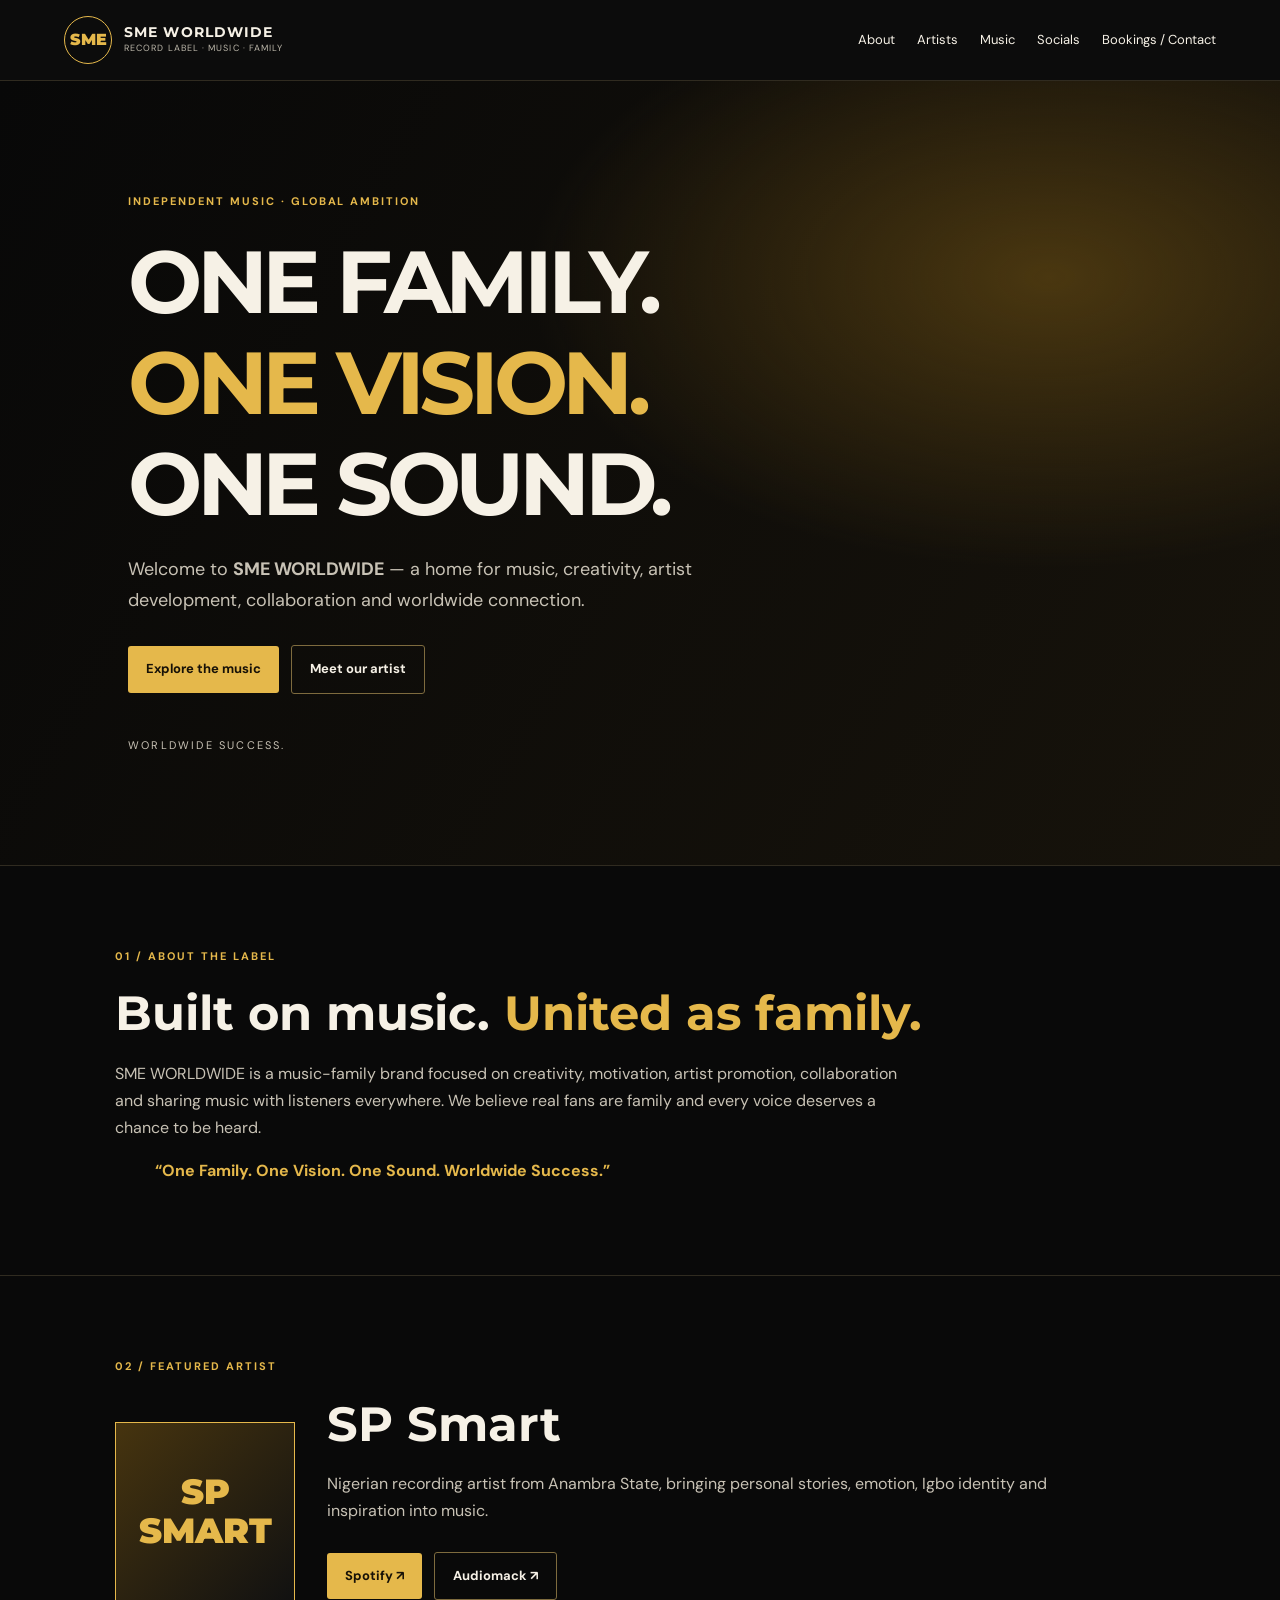
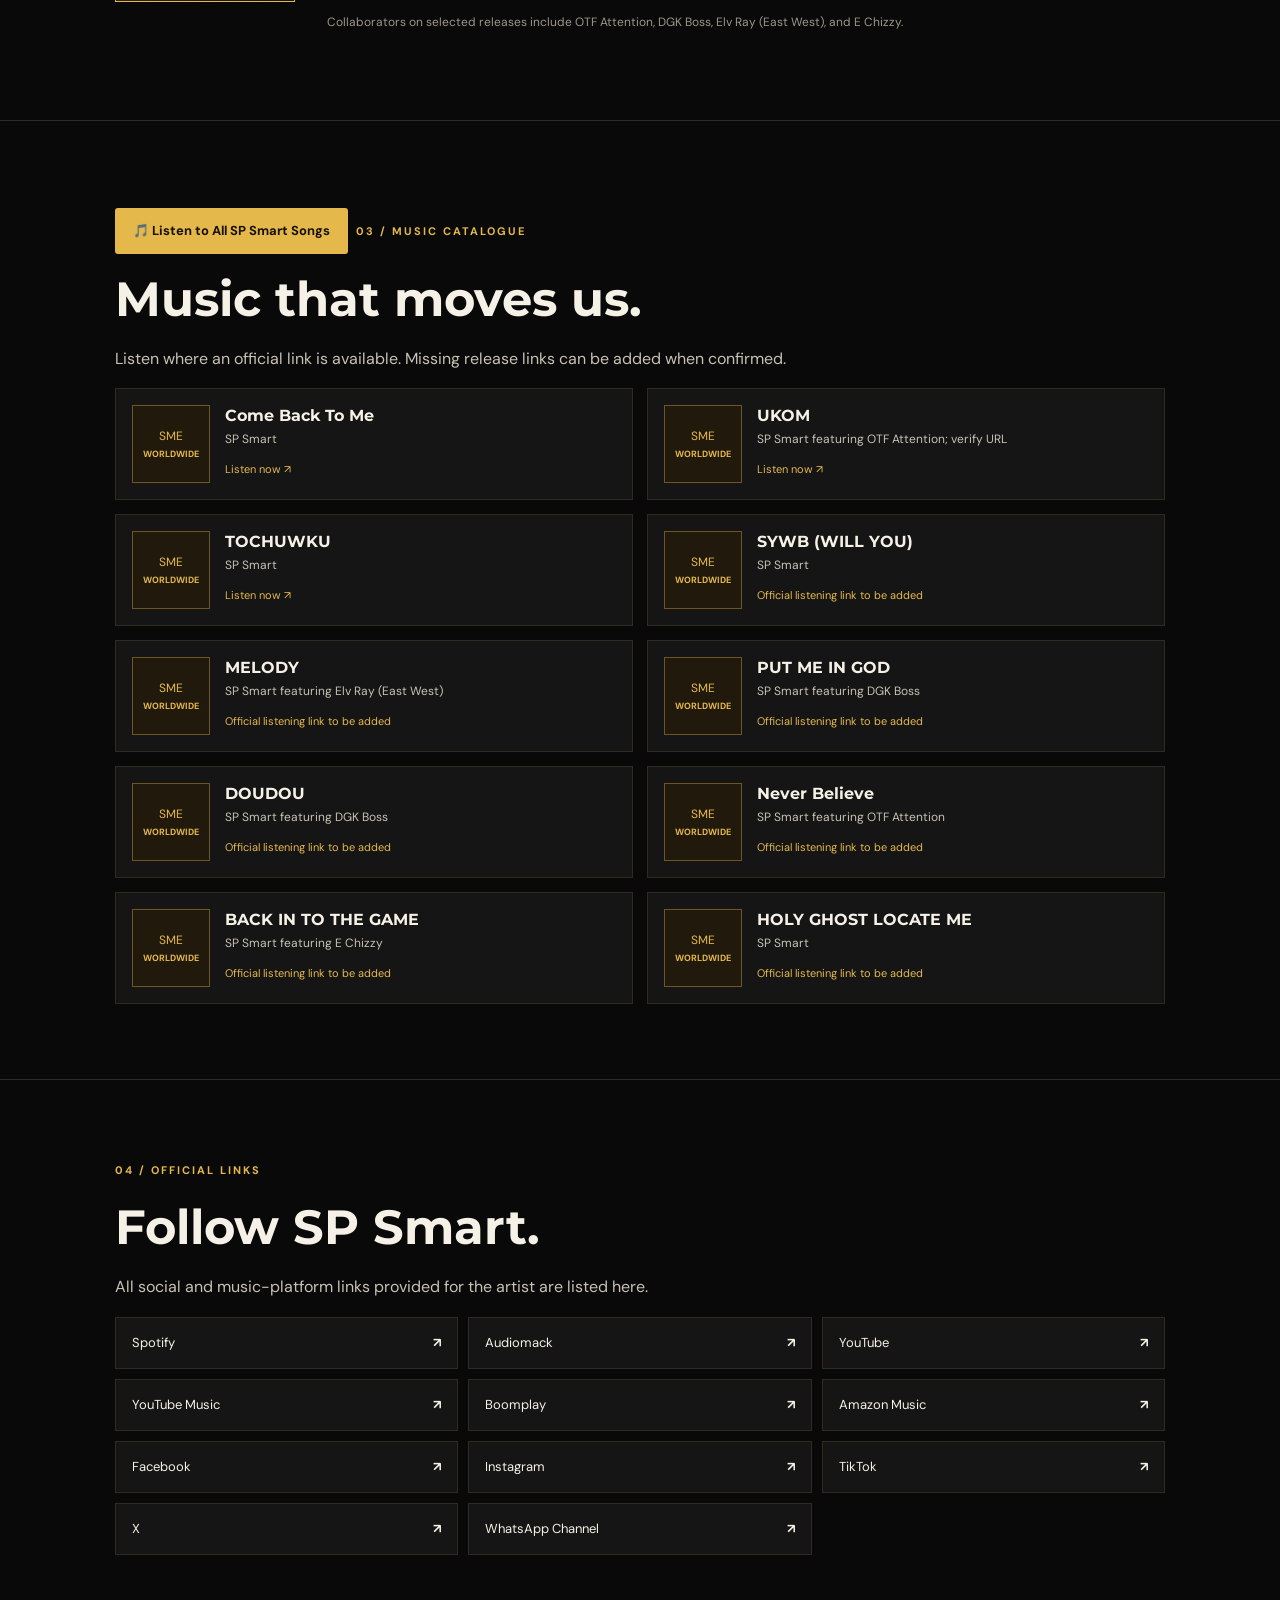
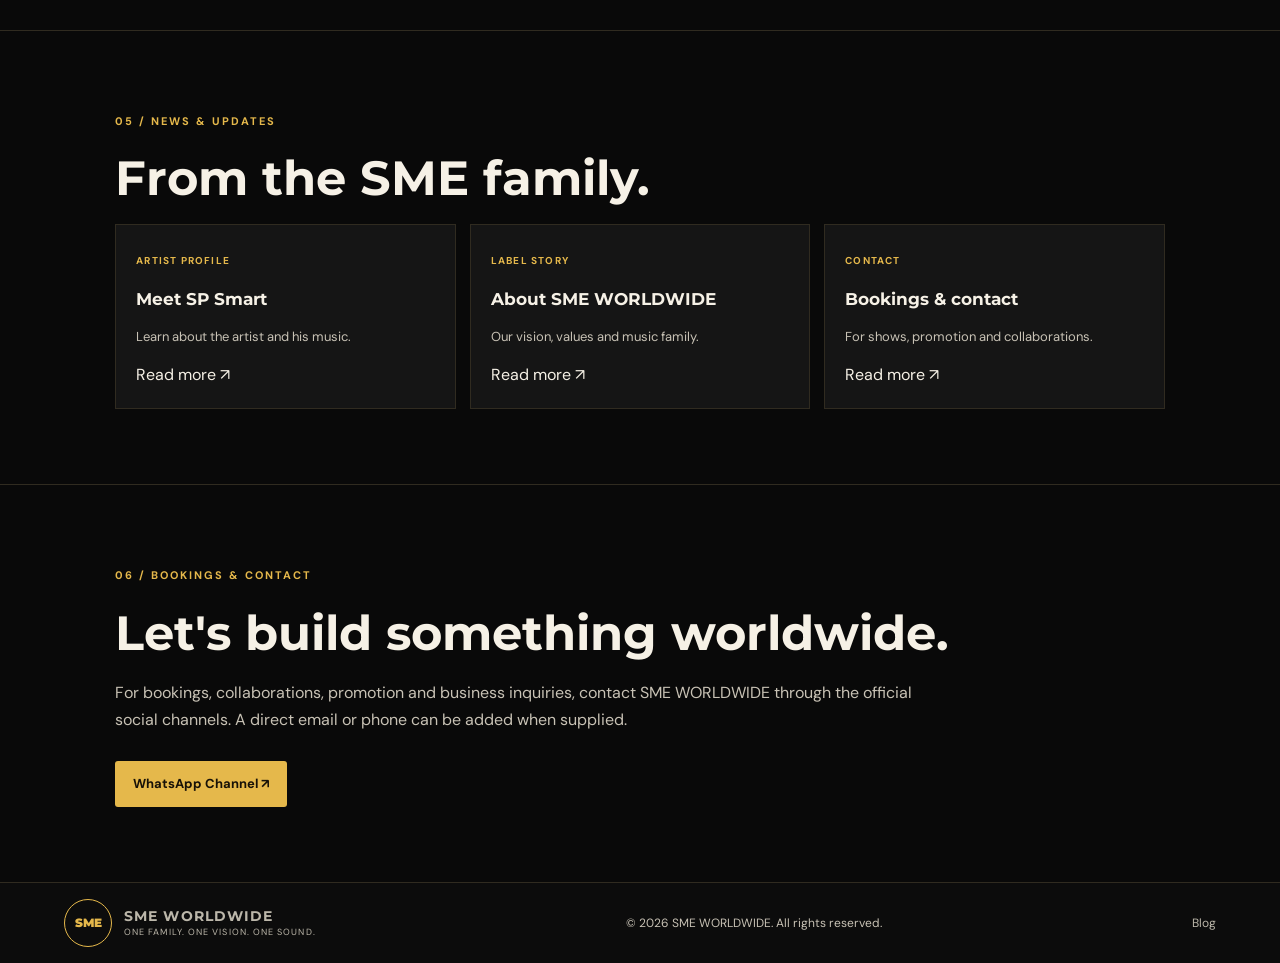
<file: index.html>
<!doctype html><html lang="en"><head><meta charset="utf-8"><meta name="viewport" content="width=device-width,initial-scale=1"><title>SME WORLDWIDE | Official Record Label</title><meta name="description" content="SME WORLDWIDE is an independent music-family brand focused on creativity, artist promotion, collaboration and music releases. Discover SP Smart, featured artists, songs and official links."><meta name="robots" content="index,follow"><link rel="canonical" href="https://sme0013.github.io/sme-worldwide-website/"><link rel="stylesheet" href="styles.css"><meta property="og:title" content="SME WORLDWIDE | Official Record Label">
<meta property="og:description" content="One Family. One Vision. One Sound. Discover SP Smart, our music releases, featured artists and official links."></head><body>
<header><a class="brand" href="#home"><span class="logo">SME</span><span><strong>SME WORLDWIDE</strong><small>RECORD LABEL · MUSIC · FAMILY</small></span></a><button id="menubtn" aria-label="Toggle navigation">☰</button><nav id="nav"><a href="#about">About</a><a href="#artists">Artists</a><a href="#music">Music</a><a href="#socials">Socials</a><a href="#contact">Bookings / Contact</a></nav></header>
<main><section class="hero" id="home"><p class="gold">INDEPENDENT MUSIC · GLOBAL AMBITION</p><h1>ONE FAMILY.<br><span>ONE VISION.</span><br>ONE SOUND.</h1><p class="lead">Welcome to <b>SME WORLDWIDE</b> — a home for music, creativity, artist development, collaboration and worldwide connection.</p><a class="btn" href="#music">Explore the music</a> <a class="btn outline" href="#artists">Meet our artist</a><p class="motto">WORLDWIDE SUCCESS.</p></section>
<section id="about"><label>01 / ABOUT THE LABEL</label><h2>Built on music. <span>United as family.</span></h2><p>SME WORLDWIDE is a music-family brand focused on creativity, motivation, artist promotion, collaboration and sharing music with listeners everywhere. We believe real fans are family and every voice deserves a chance to be heard.</p><blockquote>“One Family. One Vision. One Sound. Worldwide Success.”</blockquote></section>
<section id="artists"><label>02 / FEATURED ARTIST</label><div class="artist"><div class="artistlogo">SP<br>SMART</div><div><h2>SP Smart</h2><p>Nigerian recording artist from Anambra State, bringing personal stories, emotion, Igbo identity and inspiration into music.</p><a class="btn" href="https://open.spotify.com/artist/7B1tdHTDXMQx7dyoczDr5Y" target="_blank" rel="noopener">Spotify ↗</a> <a class="btn outline" href="https://audiomack.com/spsmart" target="_blank" rel="noopener">Audiomack ↗</a><p class="muted">Collaborators on selected releases include OTF Attention, DGK Boss, Elv Ray (East West), and E Chizzy.</p></div></div></section>
<section id="music"><a href="music-links.html" target="_blank" class="btn">🎵 Listen to All SP Smart Songs</a><label>03 / MUSIC CATALOGUE</label><h2>Music that moves us.</h2><p>Listen where an official link is available. Missing release links can be added when confirmed.</p><div class="songs"><article class="song"><div class="cover">SME<br><b>WORLDWIDE</b></div><div><h3>Come Back To Me</h3><p>SP Smart</p><a href="https://share.amuse.io/track/sp-smart-come-back-to-me" target="_blank" rel="noopener">Listen now ↗</a></div></article><article class="song"><div class="cover">SME<br><b>WORLDWIDE</b></div><div><h3>UKOM</h3><p>SP Smart featuring OTF Attention; verify URL</p><a href="https://open.spotify.com/track/21Gd19ap205qvysu3PoMMp" target="_blank" rel="noopener">Listen now ↗</a></div></article><article class="song"><div class="cover">SME<br><b>WORLDWIDE</b></div><div><h3>TOCHUWKU</h3><p>SP Smart</p><a href="https://share.amuse.io/track/sp-smart-tochuwku" target="_blank" rel="noopener">Listen now ↗</a></div></article><article class="song"><div class="cover">SME<br><b>WORLDWIDE</b></div><div><h3>SYWB (WILL YOU)</h3><p>SP Smart</p><small>Official listening link to be added</small></div></article><article class="song"><div class="cover">SME<br><b>WORLDWIDE</b></div><div><h3>MELODY</h3><p>SP Smart featuring Elv Ray (East West)</p><small>Official listening link to be added</small></div></article><article class="song"><div class="cover">SME<br><b>WORLDWIDE</b></div><div><h3>PUT ME IN GOD</h3><p>SP Smart featuring DGK Boss</p><small>Official listening link to be added</small></div></article><article class="song"><div class="cover">SME<br><b>WORLDWIDE</b></div><div><h3>DOUDOU</h3><p>SP Smart featuring DGK Boss</p><small>Official listening link to be added</small></div></article><article class="song"><div class="cover">SME<br><b>WORLDWIDE</b></div><div><h3>Never Believe</h3><p>SP Smart featuring OTF Attention</p><small>Official listening link to be added</small></div></article><article class="song"><div class="cover">SME<br><b>WORLDWIDE</b></div><div><h3>BACK IN TO THE GAME</h3><p>SP Smart featuring E Chizzy</p><small>Official listening link to be added</small></div></article><article class="song"><div class="cover">SME<br><b>WORLDWIDE</b></div><div><h3>HOLY GHOST LOCATE ME</h3><p>SP Smart</p><small>Official listening link to be added</small></div></article></div></section>
<section id="socials"><label>04 / OFFICIAL LINKS</label><h2>Follow SP Smart.</h2><p>All social and music-platform links provided for the artist are listed here.</p><div class="socials"><a class="social" href="https://open.spotify.com/artist/7B1tdHTDXMQx7dyoczDr5Y" target="_blank" rel="noopener">Spotify <b>↗</b></a><a class="social" href="https://audiomack.com/spsmart" target="_blank" rel="noopener">Audiomack <b>↗</b></a><a class="social" href="https://youtube.com/@spsmart001" target="_blank" rel="noopener">YouTube <b>↗</b></a><a class="social" href="https://music.youtube.com/@spsmart001" target="_blank" rel="noopener">YouTube Music <b>↗</b></a><a class="social" href="https://www.boomplay.com/share/artist/38504297?srModel=byWH&amp;srList=ANDROID" target="_blank" rel="noopener">Boomplay <b>↗</b></a><a class="social" href="https://amazon.com/music/player/albums/B0HKJZYT8H?marketplaceId=ATVPDKIKX0DER&amp;musicTerritory=US&amp;ref=dm_sh_55nZmWSHVqpBLnmeoWKsuuWKr" target="_blank" rel="noopener">Amazon Music <b>↗</b></a><a class="social" href="https://www.facebook.com/profile.php?id=61593279687823" target="_blank" rel="noopener">Facebook <b>↗</b></a><a class="social" href="https://www.instagram.com/spsmart00/" target="_blank" rel="noopener">Instagram <b>↗</b></a><a class="social" href="https://www.tiktok.com/@spsmart001" target="_blank" rel="noopener">TikTok <b>↗</b></a><a class="social" href="https://x.com/SPmart00" target="_blank" rel="noopener">X <b>↗</b></a><a class="social" href="https://whatsapp.com/channel/0029Vb8IPVdEquiZEYQ4gz0T" target="_blank" rel="noopener">WhatsApp Channel <b>↗</b></a></div></section>
<section id="news"><label>05 / NEWS & UPDATES</label><h2>From the SME family.</h2><div class="cards"><a href="blog/about-sp-smart.html"><b>ARTIST PROFILE</b><h3>Meet SP Smart</h3><p>Learn about the artist and his music.</p>Read more ↗</a><a href="blog/sme-worldwide.html"><b>LABEL STORY</b><h3>About SME WORLDWIDE</h3><p>Our vision, values and music family.</p>Read more ↗</a><a href="blog/contact-bookings.html"><b>CONTACT</b><h3>Bookings & contact</h3><p>For shows, promotion and collaborations.</p>Read more ↗</a></div></section>
<section id="contact"><label>06 / BOOKINGS & CONTACT</label><h2>Let's build something worldwide.</h2><p>For bookings, collaborations, promotion and business inquiries, contact SME WORLDWIDE through the official social channels. A direct email or phone can be added when supplied.</p><a class="btn" href="https://whatsapp.com/channel/0029Vb8IPVdEquiZEYQ4gz0T" target="_blank" rel="noopener">WhatsApp Channel ↗</a></section></main>
<footer><a class="brand" href="#home"><span class="logo">SME</span><span><strong>SME WORLDWIDE</strong><small>ONE FAMILY. ONE VISION. ONE SOUND.</small></span></a><p>© <span id="year"></span> SME WORLDWIDE. All rights reserved.</p><a href="blog/index.html">Blog</a></footer><script src="script.js"></script></body></html>
</file>
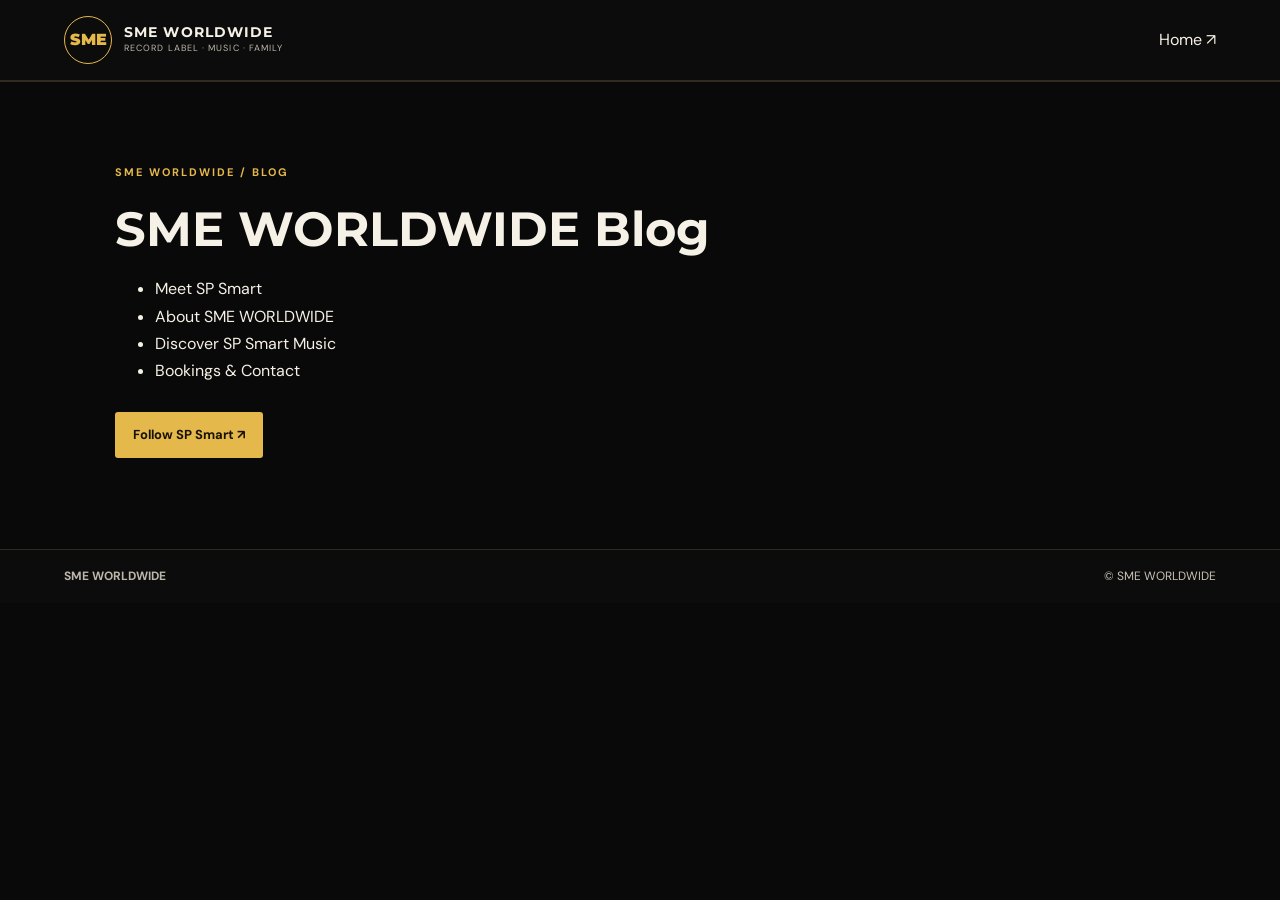
<file: blog/index.html>
<!doctype html><html lang="en"><head><meta charset="utf-8"><meta name="viewport" content="width=device-width,initial-scale=1"><title>SME WORLDWIDE Blog | SME WORLDWIDE</title><meta name="description" content="Artist profiles, label stories and updates."><link rel="stylesheet" href="../styles.css"></head><body><header><a class="brand" href="../index.html"><span class="logo">SME</span><span><strong>SME WORLDWIDE</strong><small>RECORD LABEL · MUSIC · FAMILY</small></span></a><a href="../index.html">Home ↗</a></header><section><label>SME WORLDWIDE / BLOG</label><h2>SME WORLDWIDE Blog</h2><ul><li><a href="about-sp-smart.html">Meet SP Smart</a></li><li><a href="sme-worldwide.html">About SME WORLDWIDE</a></li><li><a href="discover-sp-smart-music.html">Discover SP Smart Music</a></li><li><a href="contact-bookings.html">Bookings & Contact</a></li></ul><p><a class="btn" href="../index.html#socials">Follow SP Smart ↗</a></p></section><footer><strong>SME WORLDWIDE</strong><p>© SME WORLDWIDE</p></footer></body></html>
</file>
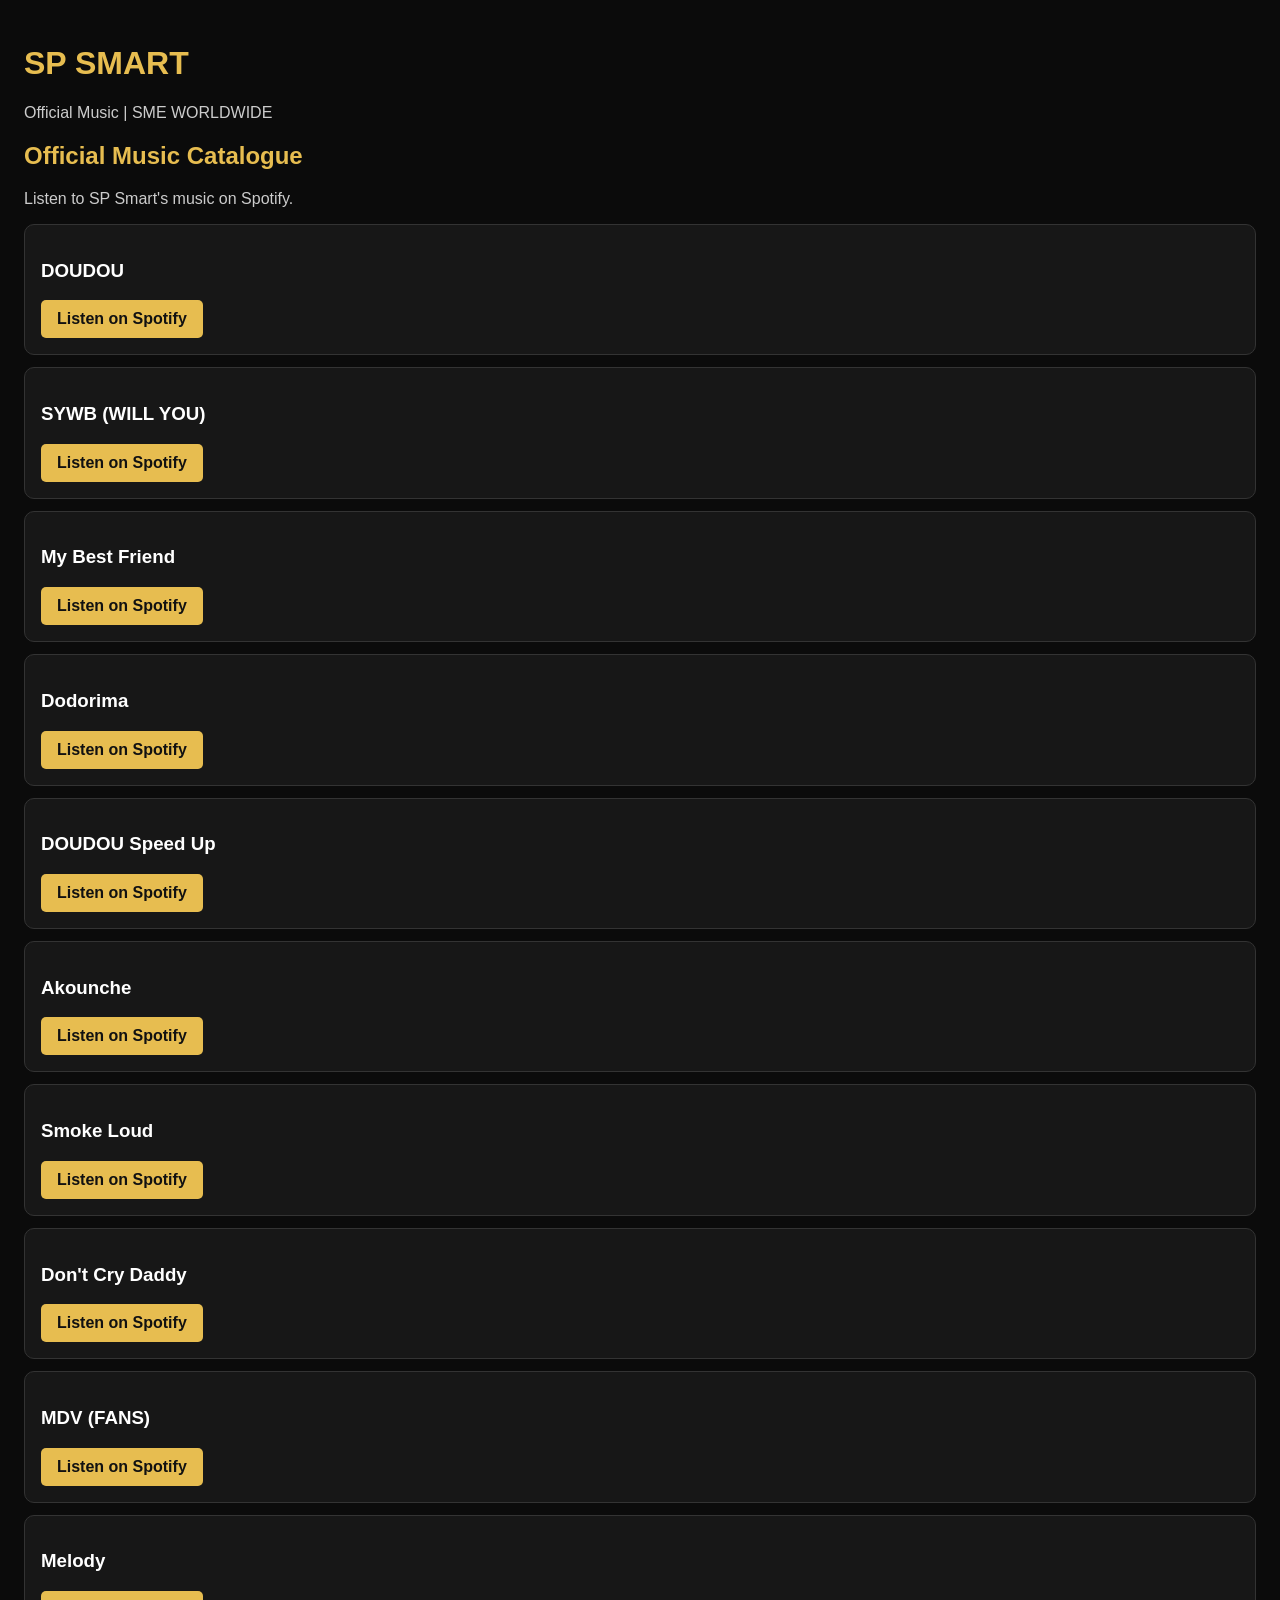
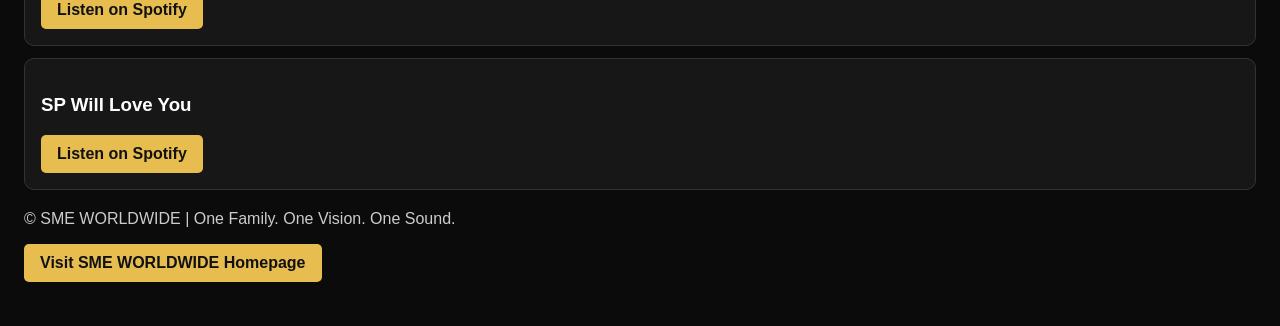
<file: music-links.html>
<!DOCTYPE html>
<html lang="en">
<head>
<meta charset="UTF-8">
<meta name="viewport" content="width=device-width, initial-scale=1">
<title>SP Smart Music | SME WORLDWIDE</title>
<meta name="description" content="Listen to official music releases by SP Smart on Spotify. Discover DOUDOU, WILL YOU, My Best Friend, Akounche, Smoke Loud and more.">
<style>
body{background:#0b0b0b;color:#fff;font-family:Arial,sans-serif;margin:0;padding:24px}
h1,h2{color:#e7bd50}
.song{background:#171717;border:1px solid #333;border-radius:10px;padding:16px;margin:12px 0}
a{display:inline-block;background:#e7bd50;color:#111;padding:10px 16px;border-radius:5px;text-decoration:none;font-weight:bold}
p{color:#ccc}
header,footer{margin:20px 0}
</style>
</head>
<body>
<header>
<h1>SP SMART</h1>
<p>Official Music | SME WORLDWIDE</p>
</header>

<h2>Official Music Catalogue</h2>
<p>Listen to SP Smart's music on Spotify.</p>

<div class="song"><h3>DOUDOU</h3><a href="https://open.spotify.com/track/4Q0YKbOr8Hz5X6NVdBso49" target="_blank" rel="noopener">Listen on Spotify</a></div>

<div class="song"><h3>SYWB (WILL YOU)</h3><a href="https://open.spotify.com/track/6a617pZrqblAAemvoqjFne" target="_blank" rel="noopener">Listen on Spotify</a></div>

<div class="song"><h3>My Best Friend</h3><a href="https://open.spotify.com/track/6frjLWv8B9eVll1nhXrFMm" target="_blank" rel="noopener">Listen on Spotify</a></div>

<div class="song"><h3>Dodorima</h3><a href="https://open.spotify.com/track/0en1j1LjI3D6zpY5G6PMPb" target="_blank" rel="noopener">Listen on Spotify</a></div>

<div class="song"><h3>DOUDOU Speed Up</h3><a href="https://open.spotify.com/track/4jJi1Ahriq9drr6cDKD6cp" target="_blank" rel="noopener">Listen on Spotify</a></div>

<div class="song"><h3>Akounche</h3><a href="https://open.spotify.com/track/1x4Era4e1DMUmfMvHkacaL" target="_blank" rel="noopener">Listen on Spotify</a></div>

<div class="song"><h3>Smoke Loud</h3><a href="https://open.spotify.com/track/3pmSvcDEllZqlPRrVrQ3M2" target="_blank" rel="noopener">Listen on Spotify</a></div>

<div class="song"><h3>Don't Cry Daddy</h3><a href="https://open.spotify.com/album/1PF1HUPY65FIyn6yBiiOGr" target="_blank" rel="noopener">Listen on Spotify</a></div>

<div class="song"><h3>MDV (FANS)</h3><a href="https://open.spotify.com/album/4KdP1PfW21fu0dgB4EE1Rg" target="_blank" rel="noopener">Listen on Spotify</a></div>

<div class="song"><h3>Melody</h3><a href="https://open.spotify.com/album/0Kfahy8nAi0png3SnQfE5P" target="_blank" rel="noopener">Listen on Spotify</a></div>

<div class="song"><h3>SP Will Love You</h3><a href="https://open.spotify.com/album/3QS9QonghMBsR3L6TNUd10" target="_blank" rel="noopener">Listen on Spotify</a></div>

<footer>
<p>© SME WORLDWIDE | One Family. One Vision. One Sound.</p>
<a href="https://sme0013.github.io/sme-worldwide-website/">Visit SME WORLDWIDE Homepage</a>
</footer>
</body>
</html>
</file>
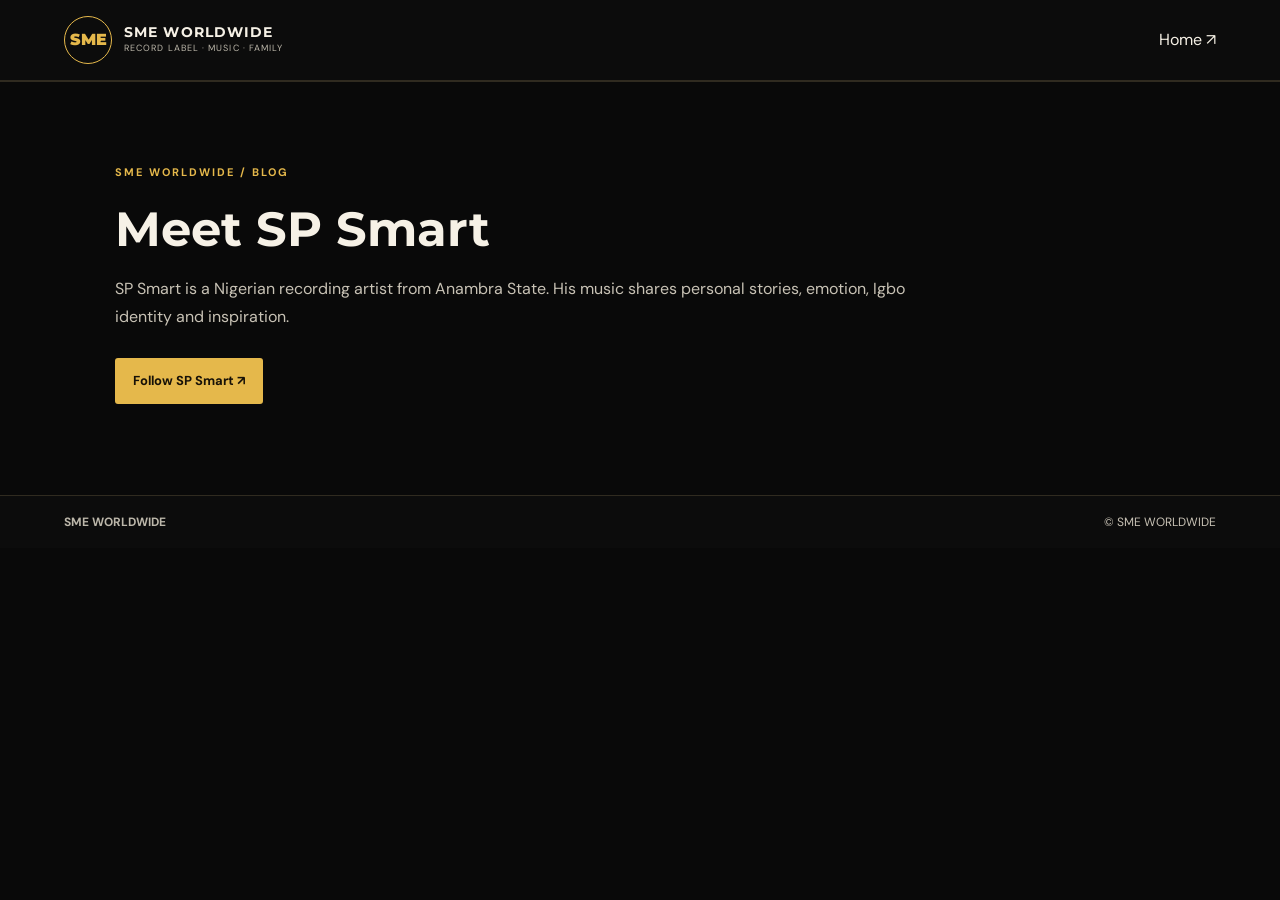
<file: blog/about-sp-smart.html>
<!doctype html><html lang="en"><head><meta charset="utf-8"><meta name="viewport" content="width=device-width,initial-scale=1"><title>Meet SP Smart | SME WORLDWIDE</title><meta name="description" content="SP Smart is a Nigerian recording artist from Anambra State. His music shares personal stories, emotion, Igbo identity and inspiration."><link rel="stylesheet" href="../styles.css"></head><body><header><a class="brand" href="../index.html"><span class="logo">SME</span><span><strong>SME WORLDWIDE</strong><small>RECORD LABEL · MUSIC · FAMILY</small></span></a><a href="../index.html">Home ↗</a></header><section><label>SME WORLDWIDE / BLOG</label><h2>Meet SP Smart</h2><p>SP Smart is a Nigerian recording artist from Anambra State. His music shares personal stories, emotion, Igbo identity and inspiration.</p><p><a class="btn" href="../index.html#socials">Follow SP Smart ↗</a></p></section><footer><strong>SME WORLDWIDE</strong><p>© SME WORLDWIDE</p></footer></body></html>
</file>
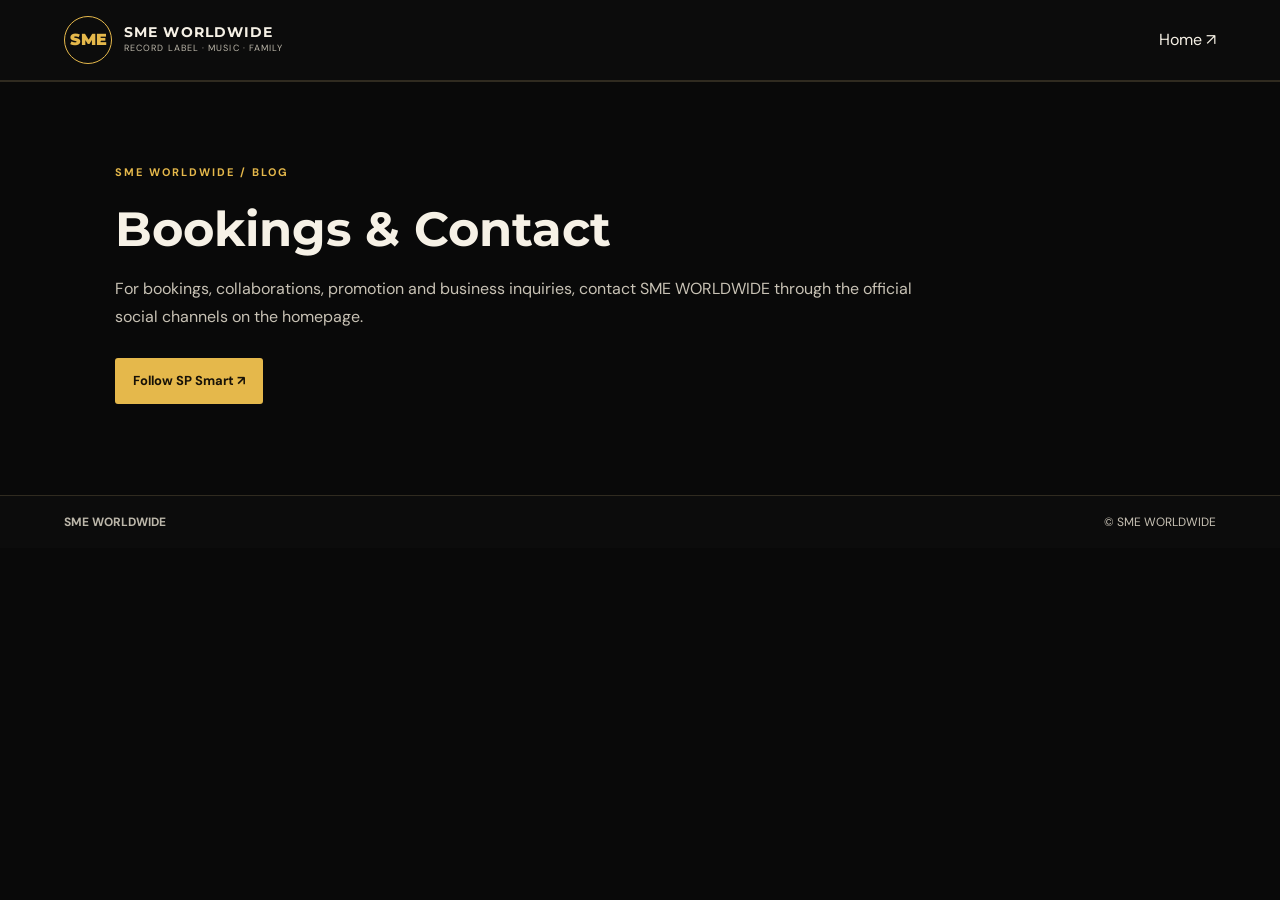
<file: blog/contact-bookings.html>
<!doctype html><html lang="en"><head><meta charset="utf-8"><meta name="viewport" content="width=device-width,initial-scale=1"><title>Bookings &amp; Contact | SME WORLDWIDE</title><meta name="description" content="For bookings, collaborations, promotion and business inquiries, contact SME WORLDWIDE through the official social channels on the homepage."><link rel="stylesheet" href="../styles.css"></head><body><header><a class="brand" href="../index.html"><span class="logo">SME</span><span><strong>SME WORLDWIDE</strong><small>RECORD LABEL · MUSIC · FAMILY</small></span></a><a href="../index.html">Home ↗</a></header><section><label>SME WORLDWIDE / BLOG</label><h2>Bookings &amp; Contact</h2><p>For bookings, collaborations, promotion and business inquiries, contact SME WORLDWIDE through the official social channels on the homepage.</p><p><a class="btn" href="../index.html#socials">Follow SP Smart ↗</a></p></section><footer><strong>SME WORLDWIDE</strong><p>© SME WORLDWIDE</p></footer></body></html>
</file>
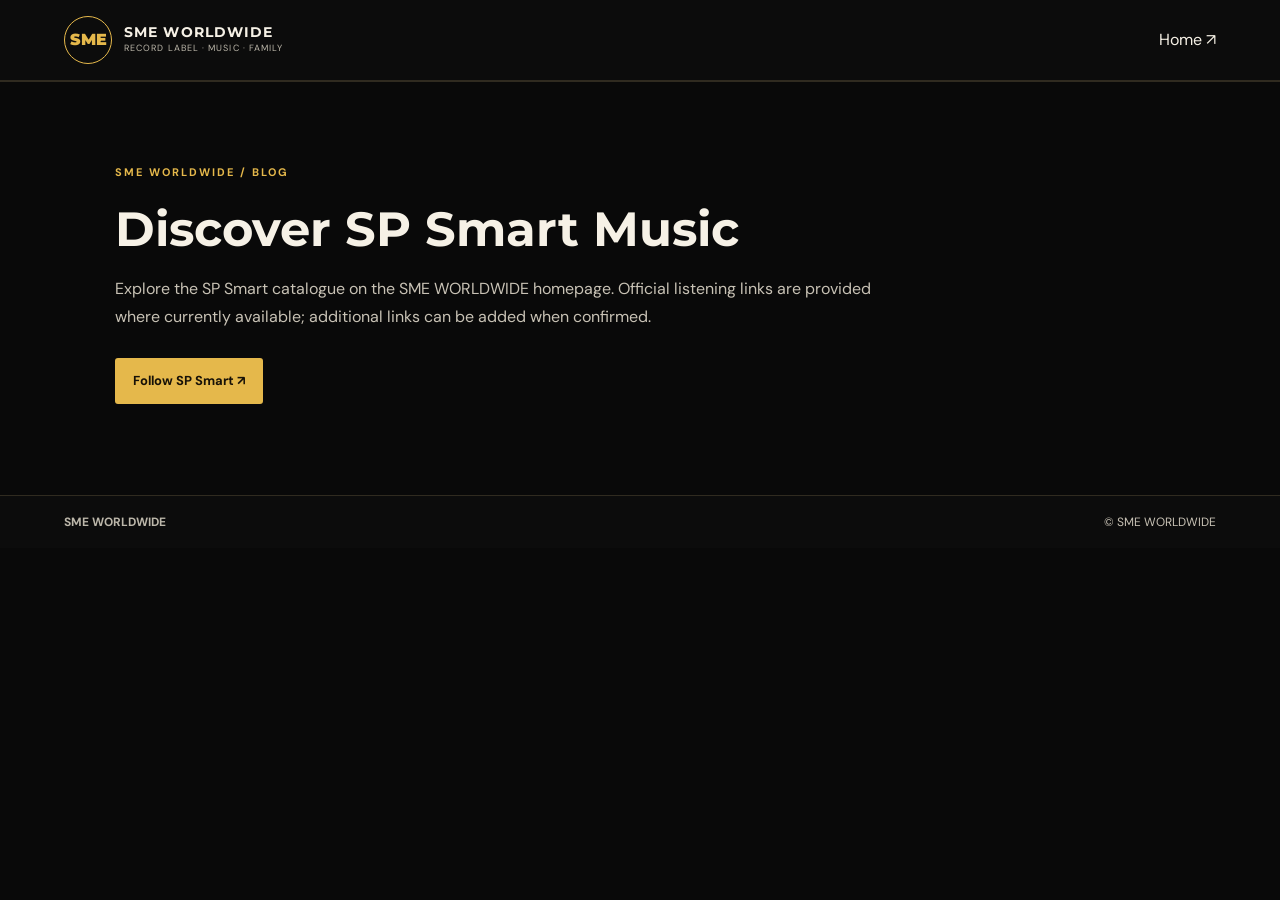
<file: blog/discover-sp-smart-music.html>
<!doctype html><html lang="en"><head><meta charset="utf-8"><meta name="viewport" content="width=device-width,initial-scale=1"><title>Discover SP Smart Music | SME WORLDWIDE</title><meta name="description" content="Explore the SP Smart catalogue on the SME WORLDWIDE homepage. Official listening links are provided where currently available; additional links can be added when confirmed."><link rel="stylesheet" href="../styles.css"></head><body><header><a class="brand" href="../index.html"><span class="logo">SME</span><span><strong>SME WORLDWIDE</strong><small>RECORD LABEL · MUSIC · FAMILY</small></span></a><a href="../index.html">Home ↗</a></header><section><label>SME WORLDWIDE / BLOG</label><h2>Discover SP Smart Music</h2><p>Explore the SP Smart catalogue on the SME WORLDWIDE homepage. Official listening links are provided where currently available; additional links can be added when confirmed.</p><p><a class="btn" href="../index.html#socials">Follow SP Smart ↗</a></p></section><footer><strong>SME WORLDWIDE</strong><p>© SME WORLDWIDE</p></footer></body></html>
</file>
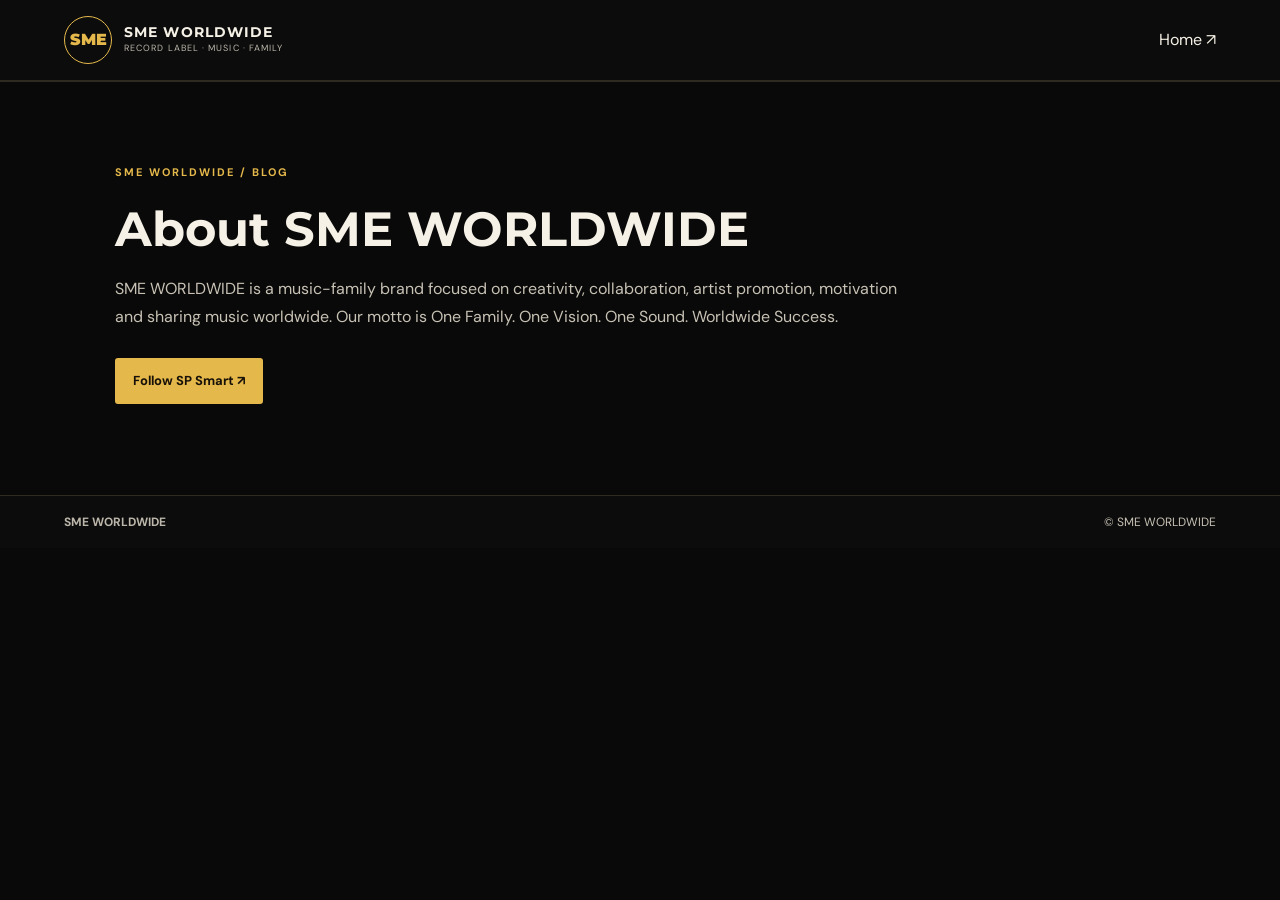
<file: blog/sme-worldwide.html>
<!doctype html><html lang="en"><head><meta charset="utf-8"><meta name="viewport" content="width=device-width,initial-scale=1"><title>About SME WORLDWIDE | SME WORLDWIDE</title><meta name="description" content="SME WORLDWIDE is a music-family brand focused on creativity, collaboration, artist promotion, motivation and sharing music worldwide. Our motto is One Family. One Vision. One Sound. Worldwide Success."><link rel="stylesheet" href="../styles.css"></head><body><header><a class="brand" href="../index.html"><span class="logo">SME</span><span><strong>SME WORLDWIDE</strong><small>RECORD LABEL · MUSIC · FAMILY</small></span></a><a href="../index.html">Home ↗</a></header><section><label>SME WORLDWIDE / BLOG</label><h2>About SME WORLDWIDE</h2><p>SME WORLDWIDE is a music-family brand focused on creativity, collaboration, artist promotion, motivation and sharing music worldwide. Our motto is One Family. One Vision. One Sound. Worldwide Success.</p><p><a class="btn" href="../index.html#socials">Follow SP Smart ↗</a></p></section><footer><strong>SME WORLDWIDE</strong><p>© SME WORLDWIDE</p></footer></body></html>
</file>
<file: styles.css>
@import url('https://fonts.googleapis.com/css2?family=DM+Sans:wght@400;500;700&family=Montserrat:wght@600;700;800;900&display=swap');:root{--bg:#090909;--panel:#151515;--gold:#e5b84b;--text:#f6f1e6;--muted:#bcb7aa;--line:#302b20}*{box-sizing:border-box}html{scroll-behavior:smooth;scroll-padding-top:80px}body{margin:0;background:var(--bg);color:var(--text);font:16px/1.7 'DM Sans',Arial,sans-serif}a{color:inherit;text-decoration:none}header,footer{display:flex;align-items:center;justify-content:space-between;gap:20px;padding:16px clamp(18px,5vw,70px);background:#0c0c0c;border-bottom:1px solid var(--line)}header{position:sticky;top:0;z-index:5}nav{display:flex;gap:22px;font-size:13px}nav a:hover,a:hover{color:var(--gold)}.brand{display:flex;gap:12px;align-items:center}.logo{border:1px solid var(--gold);border-radius:50%;width:48px;height:48px;display:grid;place-items:center;color:var(--gold);font-weight:900;font-family:Montserrat}.brand strong,.brand small{display:block}.brand strong{font:700 14px Montserrat;letter-spacing:.08em}.brand small{font-size:9px;color:var(--muted);letter-spacing:.12em}#menubtn{display:none;background:none;border:1px solid var(--line);color:var(--gold);padding:8px}.hero{padding:100px clamp(22px,10vw,145px);min-height:580px;background:radial-gradient(ellipse at 82% 25%,#4a3710,transparent 35%),linear-gradient(120deg,#080808,#17130b)}.gold,label{color:var(--gold);font-size:11px;letter-spacing:.18em;font-weight:700}h1,h2,h3{font-family:Montserrat,Arial,sans-serif;line-height:1.15}h1{font-size:clamp(42px,8vw,88px);letter-spacing:-.06em;margin:20px 0}h1 span,h2 span{color:var(--gold)}h2{font-size:clamp(30px,4vw,48px);margin:18px 0}p{color:#c8c2b5;max-width:800px}.lead{font-size:18px;max-width:570px}.btn{display:inline-block;background:var(--gold);color:#171107;padding:12px 18px;margin:12px 8px 0 0;border-radius:3px;font-weight:700;font-size:13px}.outline{background:transparent;color:var(--text);border:1px solid #7e6b3e}.motto{margin-top:42px;letter-spacing:.2em;font-size:11px}section:not(.hero){padding:75px clamp(22px,9vw,130px);border-top:1px solid var(--line)}blockquote{color:var(--gold);font-weight:700}.artist{display:grid;grid-template-columns:180px 1fr;gap:32px;align-items:center}.artistlogo{height:180px;display:grid;place-content:center;text-align:center;background:linear-gradient(135deg,#46340f,#111);border:1px solid var(--gold);color:var(--gold);font:900 35px/1.1 Montserrat}.muted{font-size:12px;color:#9d9789}.songs{display:grid;grid-template-columns:repeat(2,minmax(0,1fr));gap:14px}.song{display:flex;align-items:center;gap:15px;padding:16px;background:var(--panel);border:1px solid var(--line)}.cover{flex-shrink:0;width:78px;height:78px;display:grid;align-content:center;text-align:center;background:#211a0c;border:1px solid #6e5522;color:var(--gold);font-size:12px}.cover b{font-size:9px}.song h3{font-size:16px;margin:0 0 4px}.song p{font-size:12px;margin:0 0 5px}.song a,.song small{font-size:11px;color:var(--gold)}.socials{display:grid;grid-template-columns:repeat(3,minmax(0,1fr));gap:10px}.social{padding:14px 16px;background:var(--panel);border:1px solid var(--line);display:flex;justify-content:space-between;font-size:13px}.social:hover{border-color:var(--gold)}.cards{display:grid;grid-template-columns:repeat(3,minmax(0,1fr));gap:14px}.cards a{background:var(--panel);border:1px solid var(--line);padding:20px}.cards b{color:var(--gold);font-size:10px;letter-spacing:.12em}.cards h3{font-size:17px}.cards p{font-size:13px}footer{border-top:1px solid var(--line);border-bottom:0;color:var(--muted);font-size:12px}footer p{margin:0}@media(max-width:720px){header{padding:12px 16px}#menubtn{display:block}nav{display:none;position:absolute;top:100%;left:0;right:0;background:#111;padding:20px;flex-direction:column}nav.open{display:flex}.hero{padding-top:80px}.artist{grid-template-columns:1fr}.artistlogo{width:150px;height:150px}.songs{grid-template-columns:1fr}.socials{grid-template-columns:repeat(2,minmax(0,1fr))}.cards{grid-template-columns:1fr}footer{flex-wrap:wrap}footer p{width:100%}}@media(max-width:380px){.socials{grid-template-columns:1fr}}
</file>
